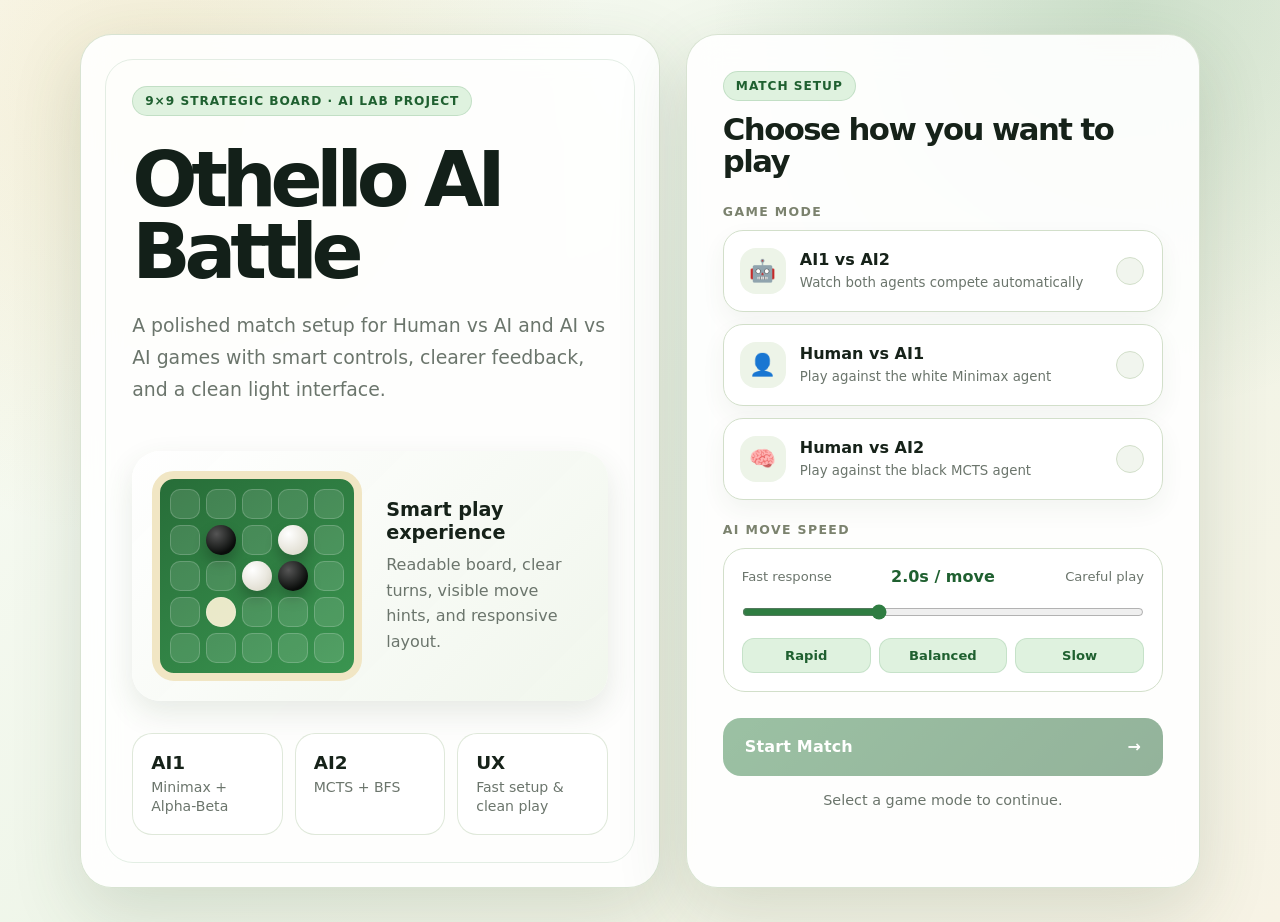
<file: ui/templates/menu.html>
<!DOCTYPE html>
<html lang="en">
<head>
  <meta charset="UTF-8" />
  <meta name="viewport" content="width=device-width, initial-scale=1.0" />
  <title>Othello AI Battle – Menu</title>
  <link rel="stylesheet" href="/static/style.css" />
</head>
<body class="menu-body">
  <main class="landing-shell" aria-labelledby="page-title">
    <section class="hero-panel">
      <div class="brand-pill">9×9 Strategic Board · AI Lab Project</div>
      <h1 id="page-title" class="game-title">Othello AI Battle</h1>
      <p class="game-subtitle">
        A polished match setup for Human vs AI and AI vs AI games with smart controls,
        clearer feedback, and a clean light interface.
      </p>

      <div class="hero-preview" aria-hidden="true">
        <div class="mini-board">
          <span></span><span></span><span></span><span></span><span></span>
          <span></span><span class="disc dark"></span><span></span><span class="disc light"></span><span></span>
          <span></span><span></span><span class="disc light"></span><span class="disc dark"></span><span></span>
          <span></span><span class="hint"></span><span></span><span></span><span></span>
          <span></span><span></span><span></span><span></span><span></span>
        </div>
        <div class="preview-copy">
          <strong>Smart play experience</strong>
          <span>Readable board, clear turns, visible move hints, and responsive layout.</span>
        </div>
      </div>

      <div class="feature-row" aria-label="Project highlights">
        <div><strong>AI1</strong><span>Minimax + Alpha-Beta</span></div>
        <div><strong>AI2</strong><span>MCTS + BFS</span></div>
        <div><strong>UX</strong><span>Fast setup & clean play</span></div>
      </div>
    </section>

    <section class="menu-container" aria-label="Game setup panel">
      <div class="panel-heading">
        <p class="eyebrow">Match Setup</p>
        <h2>Choose how you want to play</h2>
      </div>

      <div class="section-label">Game Mode</div>
      <div class="mode-buttons" role="group" aria-label="Select game mode">
        <button class="mode-btn" data-mode="ai_vs_ai" onclick="selectMode(this)">
          <span class="mode-icon">🤖</span>
          <span class="mode-text"><strong>AI1 vs AI2</strong><small>Watch both agents compete automatically</small></span>
          <span class="mode-check">✓</span>
        </button>
        <button class="mode-btn" data-mode="human_vs_ai1" onclick="selectMode(this)">
          <span class="mode-icon">👤</span>
          <span class="mode-text"><strong>Human vs AI1</strong><small>Play against the white Minimax agent</small></span>
          <span class="mode-check">✓</span>
        </button>
        <button class="mode-btn" data-mode="human_vs_ai2" onclick="selectMode(this)">
          <span class="mode-icon">🧠</span>
          <span class="mode-text"><strong>Human vs AI2</strong><small>Play against the black MCTS agent</small></span>
          <span class="mode-check">✓</span>
        </button>
      </div>

      <div id="color-picker" class="color-picker hidden">
        <div class="section-label">Your Color</div>
        <div class="color-buttons" role="group" aria-label="Choose your color">
          <button class="color-btn selected" data-color="1" onclick="selectColor(this)">
            <span class="color-disc black-preview"></span>
            <span><strong>Black</strong><small>First move</small></span>
          </button>
          <button class="color-btn" data-color="2" onclick="selectColor(this)">
            <span class="color-disc white-preview"></span>
            <span><strong>White</strong><small>Second move</small></span>
          </button>
        </div>
      </div>

      <div class="section-label">AI Move Speed</div>
      <div class="speed-card">
        <div class="speed-topline">
          <span>Fast response</span>
          <strong><span id="speed-value">2.0</span>s / move</strong>
          <span>Careful play</span>
        </div>
        <input
          type="range"
          id="speed-slider"
          min="0.5"
          max="5"
          step="0.5"
          value="2"
          oninput="updateSpeedLabel(this.value)"
        />
        <div class="speed-presets" aria-label="Speed suggestions">
          <button type="button" onclick="setSpeed(0.5)">Rapid</button>
          <button type="button" onclick="setSpeed(2)">Balanced</button>
          <button type="button" onclick="setSpeed(5)">Slow</button>
        </div>
      </div>

      <button class="start-btn" id="start-btn" onclick="startGame()" disabled>
        <span>Start Match</span>
        <span aria-hidden="true">→</span>
      </button>
      <p class="setup-note" id="setup-note">Select a game mode to continue.</p>
    </section>
  </main>

  <script>
    let selectedMode = null;
    let selectedColor = 1; // default: BLACK

    const savedPrefs = JSON.parse(localStorage.getItem("othelloMenuPrefs") || "{}");
    window.addEventListener("DOMContentLoaded", () => {
      if (savedPrefs.delay) setSpeed(savedPrefs.delay);
    });

    function selectMode(btn) {
      document.querySelectorAll(".mode-btn").forEach(b => {
        b.classList.remove("active");
        b.setAttribute("aria-pressed", "false");
      });
      btn.classList.add("active");
      btn.setAttribute("aria-pressed", "true");
      selectedMode = btn.dataset.mode;

      const picker = document.getElementById("color-picker");
      if (selectedMode === "ai_vs_ai") {
        picker.classList.add("hidden");
      } else {
        picker.classList.remove("hidden");
      }

      document.getElementById("start-btn").disabled = false;
      document.getElementById("setup-note").textContent = getModeHelp(selectedMode);
    }

    function selectColor(btn) {
      document.querySelectorAll(".color-btn").forEach(b => b.classList.remove("selected"));
      btn.classList.add("selected");
      selectedColor = parseInt(btn.dataset.color);
    }

    function updateSpeedLabel(val) {
      document.getElementById("speed-value").textContent = parseFloat(val).toFixed(1);
    }

    function setSpeed(value) {
      const slider = document.getElementById("speed-slider");
      slider.value = value;
      updateSpeedLabel(value);
    }

    function getModeHelp(mode) {
      const help = {
        ai_vs_ai: "AI1 and AI2 will play automatically. You can observe strategy and score flow.",
        human_vs_ai1: "You will play against AI1. Choose black if you want the first move.",
        human_vs_ai2: "You will play against AI2. Choose black if you want the first move.",
      };
      return help[mode] || "Ready to start.";
    }

    function startGame() {
      if (!selectedMode) return;
      const delay = parseFloat(document.getElementById("speed-slider").value);
      const btn = document.getElementById("start-btn");
      btn.disabled = true;
      btn.classList.add("loading");
      btn.querySelector("span").textContent = "Preparing Match";

      localStorage.setItem("othelloMenuPrefs", JSON.stringify({ delay }));

      fetch("/api/start", {
        method: "POST",
        headers: { "Content-Type": "application/json" },
        body: JSON.stringify({
          mode: selectedMode,
          human_color: selectedColor,
          delay: delay,
        }),
      })
      .then(r => r.json())
      .then(() => {
        window.location.href = "/game";
      })
      .catch(err => {
        console.error("Failed to start game:", err);
        btn.disabled = false;
        btn.classList.remove("loading");
        btn.querySelector("span").textContent = "Start Match";
        document.getElementById("setup-note").textContent = "Could not start the match. Please try again.";
      });
    }
  </script>
</body>
</html>
</file>
<file: static/style.css>
/*
  Redesigned light UI for Othello AI Battle.
  Backend logic and AI algorithms are untouched; this file only controls presentation.
*/

:root {
  --bg: #f4f7f1;
  --bg-soft: #edf4e8;
  --surface: rgba(255, 255, 255, 0.9);
  --surface-solid: #ffffff;
  --surface-strong: #f8fbf5;
  --ink: #162219;
  --muted: #6b756c;
  --subtle: #dce7d5;
  --line: #d2dfca;
  --green: #2f7d42;
  --green-deep: #1f6030;
  --green-soft: #dff2df;
  --gold: #d7a83f;
  --gold-soft: #fff4d8;
  --black-disc: #101513;
  --white-disc: #fafaf4;
  --danger: #c24132;
  --shadow: 0 24px 70px rgba(56, 80, 48, 0.16);
  --shadow-soft: 0 12px 30px rgba(56, 80, 48, 0.12);
  --radius-lg: 32px;
  --radius-md: 22px;
  --radius-sm: 14px;
  --cell: clamp(36px, 6.35vw, 64px);
  --piece: calc(var(--cell) * 0.76);
}

*, *::before, *::after { box-sizing: border-box; margin: 0; padding: 0; }

html { scroll-behavior: smooth; }

body {
  min-height: 100vh;
  font-family: Inter, ui-sans-serif, system-ui, -apple-system, BlinkMacSystemFont, "Segoe UI", sans-serif;
  color: var(--ink);
  background:
    radial-gradient(circle at 12% 10%, rgba(215, 168, 63, 0.18), transparent 28rem),
    radial-gradient(circle at 88% 0%, rgba(47, 125, 66, 0.18), transparent 26rem),
    linear-gradient(135deg, #fbfdf7 0%, #eef5e8 48%, #f7f3e5 100%);
}

button, input { font: inherit; }
button { border: 0; }

/* ══════════════════════════════════════════
   MENU PAGE
══════════════════════════════════════════ */
.menu-body {
  display: grid;
  place-items: center;
  padding: 34px 18px;
}

.landing-shell {
  width: min(1120px, 100%);
  display: grid;
  grid-template-columns: minmax(0, 1.06fr) minmax(380px, 0.94fr);
  gap: 26px;
  align-items: stretch;
}

.hero-panel,
.menu-container,
.board-card,
.match-status-card,
.player-card,
.info-card,
.top-bar {
  border: 1px solid rgba(210, 223, 202, 0.85);
  background: var(--surface);
  box-shadow: var(--shadow);
  backdrop-filter: blur(18px);
}

.hero-panel {
  min-height: 650px;
  border-radius: var(--radius-lg);
  padding: clamp(28px, 4vw, 56px);
  display: flex;
  flex-direction: column;
  justify-content: space-between;
  overflow: hidden;
  position: relative;
}

.hero-panel::before {
  content: "";
  position: absolute;
  inset: 24px;
  border-radius: 28px;
  border: 1px solid rgba(47, 125, 66, 0.13);
  pointer-events: none;
}

.brand-pill,
.eyebrow {
  display: inline-flex;
  align-items: center;
  width: fit-content;
  padding: 8px 12px;
  border-radius: 999px;
  color: var(--green-deep);
  background: var(--green-soft);
  border: 1px solid rgba(47, 125, 66, 0.16);
  font-size: 0.76rem;
  line-height: 1;
  font-weight: 800;
  letter-spacing: 0.08em;
  text-transform: uppercase;
}

.game-title {
  margin-top: 28px;
  max-width: 620px;
  font-size: clamp(3rem, 6vw, 5.9rem);
  line-height: 0.93;
  letter-spacing: -0.08em;
  color: #132019;
}

.game-subtitle {
  max-width: 600px;
  margin-top: 22px;
  color: var(--muted);
  font-size: clamp(1rem, 1.5vw, 1.18rem);
  line-height: 1.7;
}

.hero-preview {
  margin-top: 46px;
  display: grid;
  grid-template-columns: 210px minmax(0, 1fr);
  gap: 24px;
  align-items: center;
  border-radius: 28px;
  padding: 20px;
  background: linear-gradient(135deg, rgba(255,255,255,0.96), rgba(237,244,232,0.8));
  box-shadow: var(--shadow-soft);
}

.mini-board {
  display: grid;
  grid-template-columns: repeat(5, 1fr);
  gap: 6px;
  padding: 10px;
  border-radius: 22px;
  background: linear-gradient(145deg, #276d38, #3a9550);
  border: 8px solid #f1e6c4;
}

.mini-board span {
  aspect-ratio: 1;
  border-radius: 10px;
  background: rgba(255,255,255,0.12);
  box-shadow: inset 0 0 0 1px rgba(255,255,255,0.18);
}

.mini-board .disc { border-radius: 50%; box-shadow: 0 8px 14px rgba(0,0,0,0.24); }
.mini-board .dark { background: radial-gradient(circle at 35% 30%, #555, #0a0d0b 70%); }
.mini-board .light { background: radial-gradient(circle at 35% 30%, #fff, #e2dfd3 72%); }
.mini-board .hint { border-radius: 50%; background: rgba(255, 244, 216, 0.9); }

.preview-copy strong {
  display: block;
  margin-bottom: 8px;
  font-size: 1.2rem;
}
.preview-copy span {
  color: var(--muted);
  line-height: 1.6;
}

.feature-row {
  display: grid;
  grid-template-columns: repeat(3, 1fr);
  gap: 12px;
  margin-top: 32px;
}

.feature-row div {
  border-radius: 20px;
  padding: 18px;
  background: rgba(255,255,255,0.72);
  border: 1px solid rgba(210, 223, 202, 0.7);
}

.feature-row strong {
  display: block;
  font-size: 1.15rem;
  margin-bottom: 5px;
}

.feature-row span {
  display: block;
  color: var(--muted);
  font-size: 0.88rem;
  line-height: 1.35;
}

.menu-container {
  border-radius: var(--radius-lg);
  padding: clamp(24px, 3vw, 36px);
  align-self: stretch;
}

.panel-heading { margin-bottom: 26px; }
.panel-heading h2 {
  margin-top: 12px;
  font-size: clamp(1.8rem, 2.4vw, 2.35rem);
  line-height: 1.05;
  letter-spacing: -0.05em;
}

.section-label {
  color: #7b826e;
  font-size: 0.78rem;
  font-weight: 900;
  letter-spacing: 0.11em;
  text-transform: uppercase;
  margin: 22px 0 11px;
}

.mode-buttons {
  display: grid;
  gap: 12px;
}

.mode-btn {
  width: 100%;
  min-height: 82px;
  display: grid;
  grid-template-columns: 46px minmax(0, 1fr) 30px;
  align-items: center;
  gap: 14px;
  padding: 16px;
  border-radius: 20px;
  color: var(--ink);
  background: var(--surface-solid);
  border: 1px solid var(--line);
  cursor: pointer;
  text-align: left;
  box-shadow: 0 10px 24px rgba(56, 80, 48, 0.06);
  transition: transform 0.18s ease, box-shadow 0.18s ease, border-color 0.18s ease, background 0.18s ease;
}

.mode-btn:hover {
  transform: translateY(-2px);
  border-color: rgba(47, 125, 66, 0.45);
  box-shadow: 0 16px 34px rgba(56, 80, 48, 0.12);
}

.mode-btn.active {
  border-color: var(--green);
  background: linear-gradient(135deg, #ffffff, #edf8ef);
  box-shadow: 0 18px 38px rgba(47, 125, 66, 0.16);
}

.mode-icon {
  width: 46px;
  height: 46px;
  display: grid;
  place-items: center;
  border-radius: 16px;
  background: var(--bg-soft);
  font-size: 1.35rem;
}

.mode-text strong { display: block; font-size: 1rem; }
.mode-text small {
  display: block;
  margin-top: 5px;
  color: var(--muted);
  line-height: 1.35;
}

.mode-check {
  width: 28px;
  height: 28px;
  display: grid;
  place-items: center;
  border-radius: 50%;
  color: transparent;
  background: #f1f5ee;
  border: 1px solid var(--line);
}

.mode-btn.active .mode-check {
  color: #fff;
  background: var(--green);
  border-color: var(--green);
}

.color-picker.hidden { display: none; }

.color-buttons {
  display: grid;
  grid-template-columns: 1fr 1fr;
  gap: 12px;
}

.color-btn {
  display: flex;
  align-items: center;
  gap: 12px;
  padding: 14px;
  border-radius: 18px;
  background: var(--surface-solid);
  border: 1px solid var(--line);
  cursor: pointer;
  text-align: left;
  transition: 0.18s ease;
}

.color-btn:hover,
.color-btn.selected {
  border-color: var(--green);
  box-shadow: 0 12px 26px rgba(47, 125, 66, 0.12);
}

.color-btn small { display: block; margin-top: 2px; color: var(--muted); }

.color-disc {
  width: 34px;
  height: 34px;
  border-radius: 50%;
  box-shadow: inset 0 0 0 1px rgba(0,0,0,0.15), 0 8px 14px rgba(0,0,0,0.12);
}

.black-preview { background: radial-gradient(circle at 35% 30%, #555, #0d0f0e 70%); }
.white-preview { background: radial-gradient(circle at 35% 30%, #fff, #e7e2d5 72%); }

.speed-card {
  padding: 18px;
  border: 1px solid var(--line);
  border-radius: 22px;
  background: var(--surface-solid);
}

.speed-topline {
  display: grid;
  grid-template-columns: 1fr auto 1fr;
  align-items: center;
  gap: 12px;
  font-size: 0.82rem;
  color: var(--muted);
}
.speed-topline strong {
  color: var(--green-deep);
  font-size: 1rem;
  white-space: nowrap;
}
.speed-topline span:last-child { text-align: right; }

#speed-slider {
  width: 100%;
  margin: 18px 0 6px;
  accent-color: var(--green);
  cursor: pointer;
}

.speed-presets {
  display: grid;
  grid-template-columns: repeat(3, 1fr);
  gap: 8px;
  margin-top: 12px;
}

.speed-presets button {
  padding: 9px 8px;
  border-radius: 12px;
  color: var(--green-deep);
  background: var(--green-soft);
  border: 1px solid rgba(47, 125, 66, 0.14);
  cursor: pointer;
  font-weight: 800;
  font-size: 0.82rem;
}

.start-btn {
  width: 100%;
  margin-top: 26px;
  min-height: 58px;
  display: flex;
  align-items: center;
  justify-content: space-between;
  padding: 0 22px;
  border-radius: 18px;
  color: #fff;
  background: linear-gradient(135deg, var(--green), var(--green-deep));
  cursor: pointer;
  font-size: 1rem;
  font-weight: 900;
  letter-spacing: 0.01em;
  box-shadow: 0 18px 36px rgba(47, 125, 66, 0.28);
  transition: transform 0.18s ease, box-shadow 0.18s ease, opacity 0.18s ease;
}

.start-btn:hover:not(:disabled) {
  transform: translateY(-2px);
  box-shadow: 0 22px 42px rgba(47, 125, 66, 0.34);
}

.start-btn:disabled {
  opacity: 0.48;
  cursor: not-allowed;
  box-shadow: none;
}

.start-btn.loading { opacity: 0.78; }

.setup-note {
  margin-top: 14px;
  color: var(--muted);
  font-size: 0.9rem;
  line-height: 1.5;
  text-align: center;
}

/* ══════════════════════════════════════════
   GAME PAGE
══════════════════════════════════════════ */
.game-body { padding: 20px; }

.game-shell {
  width: min(1400px, 100%);
  margin: 0 auto;
}

.top-bar {
  min-height: 84px;
  border-radius: 28px;
  padding: 18px 22px;
  display: flex;
  align-items: center;
  justify-content: space-between;
  gap: 18px;
  margin-bottom: 20px;
}

.game-title-small {
  margin-top: 8px;
  font-size: clamp(1.6rem, 3vw, 2.3rem);
  line-height: 1;
  letter-spacing: -0.055em;
}

.top-actions { display: flex; gap: 10px; flex-wrap: wrap; }

.nav-btn {
  min-height: 44px;
  padding: 0 18px;
  border-radius: 999px;
  color: var(--ink);
  background: var(--surface-solid);
  border: 1px solid var(--line);
  cursor: pointer;
  font-weight: 900;
  box-shadow: 0 10px 24px rgba(56,80,48,0.08);
  transition: transform 0.16s ease, background 0.16s ease, border-color 0.16s ease;
}

.nav-btn:hover { transform: translateY(-1px); border-color: rgba(47, 125, 66, 0.4); }
.primary-action { color: #fff; background: var(--green); border-color: var(--green); }

.game-layout {
  display: grid;
  grid-template-columns: minmax(180px, 240px) minmax(0, 1fr) minmax(190px, 260px);
  gap: 20px;
  align-items: start;
}

.player-panel,
.match-panel {
  display: grid;
  gap: 14px;
  position: sticky;
  top: 16px;
}

.player-card,
.info-card,
.match-status-card,
.board-card {
  border-radius: var(--radius-md);
}

.player-card {
  padding: 18px;
  display: grid;
  gap: 20px;
  overflow: hidden;
  position: relative;
  background: rgba(255,255,255,0.92);
}

.player-card::after {
  content: "";
  position: absolute;
  right: -28px;
  top: -34px;
  width: 116px;
  height: 116px;
  border-radius: 50%;
  opacity: 0.06;
  background: #000;
}

.white-card::after { background: var(--gold); opacity: 0.18; }

.player-card.leading {
  border-color: rgba(215, 168, 63, 0.82);
  box-shadow: 0 18px 44px rgba(215, 168, 63, 0.18);
}

.player-card.active-player {
  outline: 3px solid rgba(47, 125, 66, 0.16);
  border-color: var(--green);
}

.player-meta {
  display: flex;
  align-items: center;
  gap: 12px;
}

.player-label {
  display: block;
  color: var(--muted);
  font-size: 0.76rem;
  font-weight: 900;
  text-transform: uppercase;
  letter-spacing: 0.11em;
}

.player-meta strong {
  display: block;
  margin-top: 3px;
  font-size: 1.18rem;
}

.player-disc {
  width: 44px;
  height: 44px;
  flex: 0 0 auto;
  border-radius: 50%;
  box-shadow: inset 0 0 0 1px rgba(0,0,0,0.15), 0 11px 18px rgba(0,0,0,0.16);
}

.black-disc { background: radial-gradient(circle at 35% 30%, #5a5f5d, #0c100e 70%); }
.white-disc { background: radial-gradient(circle at 35% 30%, #fff, #dedacf 72%); }

.score-number {
  font-size: clamp(2.3rem, 5vw, 4.3rem);
  font-weight: 950;
  line-height: 0.9;
  letter-spacing: -0.08em;
}

.info-card {
  padding: 18px;
  background: var(--surface);
  display: grid;
  gap: 8px;
}

.info-card span {
  color: var(--muted);
  font-size: 0.78rem;
  font-weight: 900;
  letter-spacing: 0.09em;
  text-transform: uppercase;
}

.info-card strong {
  font-size: 1.08rem;
  line-height: 1.3;
}

.compact-card {
  grid-template-columns: 1fr auto;
  align-items: center;
}
.compact-card strong { font-size: 1.45rem; color: var(--green-deep); }

.board-stage {
  display: grid;
  justify-items: center;
  gap: 14px;
}

.match-status-card {
  width: min(720px, 100%);
  padding: 16px;
  background: rgba(255,255,255,0.92);
}

.turn-indicator {
  min-height: 48px;
  display: flex;
  align-items: center;
  justify-content: center;
  border-radius: 16px;
  padding: 10px 16px;
  color: var(--ink);
  background: var(--surface-strong);
  border: 1px solid var(--line);
  font-size: clamp(0.95rem, 1.7vw, 1.1rem);
  font-weight: 950;
  text-align: center;
}

.turn-black { border-color: rgba(16,21,19,0.22); box-shadow: inset 4px 0 0 var(--black-disc); }
.turn-white { border-color: rgba(215,168,63,0.32); box-shadow: inset 4px 0 0 var(--gold); }
.turn-indicator.thinking::after {
  content: "";
  width: 9px;
  height: 9px;
  margin-left: 10px;
  border-radius: 50%;
  background: var(--green);
  animation: thinkingPulse 0.9s ease-in-out infinite alternate;
}

@keyframes thinkingPulse {
  from { opacity: 0.4; transform: scale(0.82); }
  to { opacity: 1; transform: scale(1.14); }
}

.score-track {
  height: 12px;
  display: flex;
  overflow: hidden;
  margin-top: 14px;
  border-radius: 999px;
  background: #e7edde;
  border: 1px solid rgba(210,223,202,0.8);
}

.score-fill { height: 100%; transition: width 0.28s ease; }
.black-fill { background: linear-gradient(90deg, #101513, #3b403d); }
.white-fill { background: linear-gradient(90deg, #f2ecd9, #fffdf6); border-left: 1px solid rgba(0,0,0,0.08); }

.score-summary {
  margin-top: 9px;
  color: var(--muted);
  font-size: 0.88rem;
  text-align: center;
  font-weight: 800;
}

.winner-banner {
  width: min(720px, 100%);
  padding: 18px 22px;
  border-radius: 22px;
  text-align: center;
  font-size: clamp(1.1rem, 2.2vw, 1.55rem);
  font-weight: 950;
  letter-spacing: -0.02em;
  box-shadow: var(--shadow-soft);
}
.winner-banner.hidden { display: none; }
.win-black { background: #111714; color: #fff7df; border: 1px solid #111714; }
.win-white { background: #fff8e4; color: #1e241e; border: 1px solid #f0d486; }
.win-draw { background: #eef4e9; color: var(--green-deep); border: 1px solid var(--line); }

.board-card {
  width: fit-content;
  max-width: 100%;
  padding: clamp(10px, 1.4vw, 18px);
  background: linear-gradient(145deg, rgba(255,255,255,0.98), rgba(246,249,241,0.95));
}

.board-wrapper {
  display: flex;
  flex-direction: column;
  align-items: flex-start;
  max-width: 100%;
  overflow: auto;
  padding-bottom: 4px;
}

.board-labels-row {
  display: flex;
  margin-left: 0;
  margin-bottom: 5px;
}

.corner-spacer { width: 24px; flex: 0 0 24px; }

.col-label {
  width: var(--cell);
  text-align: center;
  color: #8a927e;
  font-size: 0.72rem;
  font-weight: 900;
}

.board-main-row { display: flex; }

.row-labels {
  display: flex;
  flex-direction: column;
  margin-right: 5px;
}

.row-label {
  height: var(--cell);
  width: 19px;
  display: flex;
  align-items: center;
  justify-content: center;
  color: #8a927e;
  font-size: 0.72rem;
  font-weight: 900;
}

.board {
  display: grid;
  grid-template-columns: repeat(9, var(--cell));
  grid-template-rows: repeat(9, var(--cell));
  gap: 4px;
  padding: 9px;
  border-radius: 24px;
  background:
    linear-gradient(145deg, rgba(255,255,255,0.12), transparent),
    #2d7f43;
  border: 10px solid #f0e3bd;
  box-shadow:
    inset 0 0 0 1px rgba(35, 84, 42, 0.35),
    0 22px 45px rgba(37, 74, 36, 0.22);
}

.cell {
  width: var(--cell);
  height: var(--cell);
  display: grid;
  place-items: center;
  position: relative;
  border-radius: 14px;
  background:
    linear-gradient(145deg, rgba(255,255,255,0.08), rgba(0,0,0,0.04)),
    #378d4b;
  border: 1px solid rgba(255,255,255,0.13);
  cursor: default;
  transition: transform 0.14s ease, background 0.14s ease, box-shadow 0.14s ease;
}

.cell:hover { background-color: #3a9650; }
.cell:focus-visible { outline: 3px solid rgba(255, 244, 216, 0.95); outline-offset: -3px; }

.cell.valid-move {
  cursor: pointer;
  background: linear-gradient(145deg, rgba(255,255,255,0.12), rgba(47, 125, 66, 0.18)), #43a457;
}

.cell.valid-move::after {
  content: "";
  position: absolute;
  width: calc(var(--cell) * 0.28);
  height: calc(var(--cell) * 0.28);
  border-radius: 50%;
  background: #fff3c8;
  border: 3px solid rgba(47, 125, 66, 0.4);
  box-shadow: 0 0 0 6px rgba(255, 244, 216, 0.22), 0 10px 16px rgba(0,0,0,0.1);
}

.cell.valid-move:hover {
  transform: translateY(-2px);
  box-shadow: inset 0 0 0 2px rgba(255, 244, 216, 0.8), 0 8px 18px rgba(20, 70, 32, 0.2);
}

.cell.invalid-flash {
  animation: invalidFlash 0.5s ease;
}

@keyframes invalidFlash {
  0%, 100% { background-color: #378d4b; }
  45% { background-color: var(--danger); }
}

.cell.last-move::before {
  content: "";
  position: absolute;
  top: 7px;
  right: 7px;
  width: 12px;
  height: 12px;
  border-radius: 50%;
  background: var(--gold);
  border: 2px solid #fff7df;
  box-shadow: 0 0 0 5px rgba(215, 168, 63, 0.18), 0 4px 8px rgba(0,0,0,0.16);
  z-index: 2;
}

.piece {
  width: var(--piece);
  height: var(--piece);
  border-radius: 50%;
  display: block;
  box-shadow:
    inset -8px -10px 14px rgba(0,0,0,0.22),
    inset 7px 7px 12px rgba(255,255,255,0.18),
    0 11px 18px rgba(0,0,0,0.24);
  transform: translateZ(0);
  will-change: transform, opacity;
  backface-visibility: hidden;
  transform-style: preserve-3d;
}


@keyframes discIn {
  0% { transform: scale(0.72); opacity: 0.25; }
  70% { transform: scale(1.08); opacity: 1; }
  100% { transform: scale(1); opacity: 1; }
}

@keyframes flipBlackToWhite {
  0% {
    transform: perspective(520px) rotateY(0deg) scaleX(1) scaleY(1);
    background: radial-gradient(circle at 35% 30%, #727673, #101513 68%);
    border: 2px solid rgba(255,255,255,0.08);
    opacity: 1;
  }
  42% {
    transform: perspective(520px) rotateY(14deg) scaleX(0.32) scaleY(1.08);
    background: radial-gradient(circle at 35% 30%, #727673, #101513 68%);
    border: 2px solid rgba(255,255,255,0.12);
    box-shadow:
      inset -5px -6px 10px rgba(0,0,0,0.28),
      inset 4px 4px 8px rgba(255,255,255,0.18),
      0 10px 16px rgba(0,0,0,0.22),
      0 0 0 5px rgba(255, 244, 216, 0.18);
    opacity: 1;
  }
  50% {
    transform: perspective(520px) rotateY(0deg) scaleX(0.24) scaleY(1.1);
    background: linear-gradient(90deg, #171c19 0%, #4a4f4b 44%, #f9f6ec 56%, #dcd7ca 100%);
    border: 2px solid rgba(255, 244, 216, 0.6);
    box-shadow:
      inset -3px -5px 8px rgba(0,0,0,0.22),
      inset 4px 4px 8px rgba(255,255,255,0.22),
      0 10px 16px rgba(0,0,0,0.2),
      0 0 0 6px rgba(255, 244, 216, 0.24);
    opacity: 1;
  }
  58% {
    transform: perspective(520px) rotateY(-14deg) scaleX(0.32) scaleY(1.08);
    background: radial-gradient(circle at 35% 30%, #fff, #ddd8ca 72%);
    border: 2px solid rgba(26, 34, 25, 0.16);
    box-shadow:
      inset -5px -6px 10px rgba(0,0,0,0.18),
      inset 4px 4px 8px rgba(255,255,255,0.28),
      0 10px 16px rgba(0,0,0,0.2),
      0 0 0 5px rgba(255, 244, 216, 0.18);
    opacity: 1;
  }
  100% {
    transform: perspective(520px) rotateY(0deg) scaleX(1) scaleY(1);
    background: radial-gradient(circle at 35% 30%, #fff, #ddd8ca 72%);
    border: 2px solid rgba(26, 34, 25, 0.16);
    opacity: 1;
  }
}

@keyframes flipWhiteToBlack {
  0% {
    transform: perspective(520px) rotateY(0deg) scaleX(1) scaleY(1);
    background: radial-gradient(circle at 35% 30%, #fff, #ddd8ca 72%);
    border: 2px solid rgba(26, 34, 25, 0.16);
    opacity: 1;
  }
  42% {
    transform: perspective(520px) rotateY(14deg) scaleX(0.32) scaleY(1.08);
    background: radial-gradient(circle at 35% 30%, #fff, #ddd8ca 72%);
    border: 2px solid rgba(26, 34, 25, 0.16);
    box-shadow:
      inset -5px -6px 10px rgba(0,0,0,0.18),
      inset 4px 4px 8px rgba(255,255,255,0.28),
      0 10px 16px rgba(0,0,0,0.2),
      0 0 0 5px rgba(255, 244, 216, 0.18);
    opacity: 1;
  }
  50% {
    transform: perspective(520px) rotateY(0deg) scaleX(0.24) scaleY(1.1);
    background: linear-gradient(90deg, #f9f6ec 0%, #dcd7ca 44%, #4a4f4b 56%, #171c19 100%);
    border: 2px solid rgba(255, 244, 216, 0.6);
    box-shadow:
      inset -3px -5px 8px rgba(0,0,0,0.22),
      inset 4px 4px 8px rgba(255,255,255,0.22),
      0 10px 16px rgba(0,0,0,0.2),
      0 0 0 6px rgba(255, 244, 216, 0.24);
    opacity: 1;
  }
  58% {
    transform: perspective(520px) rotateY(-14deg) scaleX(0.32) scaleY(1.08);
    background: radial-gradient(circle at 35% 30%, #727673, #101513 68%);
    border: 2px solid rgba(255,255,255,0.08);
    box-shadow:
      inset -5px -6px 10px rgba(0,0,0,0.28),
      inset 4px 4px 8px rgba(255,255,255,0.18),
      0 10px 16px rgba(0,0,0,0.22),
      0 0 0 5px rgba(255, 244, 216, 0.18);
    opacity: 1;
  }
  100% {
    transform: perspective(520px) rotateY(0deg) scaleX(1) scaleY(1);
    background: radial-gradient(circle at 35% 30%, #727673, #101513 68%);
    border: 2px solid rgba(255,255,255,0.08);
    opacity: 1;
  }
}

.black-piece { background: radial-gradient(circle at 35% 30%, #727673, #101513 68%); border: 2px solid rgba(255,255,255,0.08); }
.white-piece { background: radial-gradient(circle at 35% 30%, #fff, #ddd8ca 72%); border: 2px solid rgba(26, 34, 25, 0.16); }
.piece.place-pop { animation: discIn 0.26s ease-out both; }
.piece.flip-black-to-white { animation: flipBlackToWhite 0.52s cubic-bezier(0.2, 0.8, 0.2, 1) both; }
.piece.flip-white-to-black { animation: flipWhiteToBlack 0.52s cubic-bezier(0.2, 0.8, 0.2, 1) both; }

.board-help {
  width: min(720px, 100%);
  padding: 12px 18px;
  border-radius: 18px;
  color: var(--muted);
  background: rgba(255,255,255,0.72);
  border: 1px solid rgba(210, 223, 202, 0.8);
  font-weight: 800;
  font-size: 0.9rem;
  text-align: center;
}

.toast {
  position: fixed;
  left: 50%;
  bottom: 22px;
  transform: translate(-50%, 18px);
  opacity: 0;
  pointer-events: none;
  padding: 13px 18px;
  border-radius: 999px;
  color: #fff;
  background: #1b2a1d;
  box-shadow: 0 16px 38px rgba(0,0,0,0.18);
  font-weight: 900;
  transition: opacity 0.2s ease, transform 0.2s ease;
  z-index: 20;
}
.toast.show { opacity: 1; transform: translate(-50%, 0); }

/* ══════════════════════════════════════════
   RESPONSIVE
══════════════════════════════════════════ */
@media (max-width: 1100px) {
  .landing-shell { grid-template-columns: 1fr; }
  .hero-panel { min-height: auto; }
  .game-layout {
    grid-template-columns: 1fr;
  }
  .player-panel,
  .match-panel {
    position: static;
    grid-template-columns: repeat(2, minmax(0, 1fr));
  }
  .player-card { min-height: 150px; }
}

@media (max-width: 760px) {
  .menu-body,
  .game-body { padding: 14px; }
  .hero-preview { grid-template-columns: 1fr; }
  .feature-row { grid-template-columns: 1fr; }
  .top-bar { align-items: flex-start; flex-direction: column; }
  .top-actions { width: 100%; }
  .nav-btn { flex: 1; }
  .player-panel,
  .match-panel { grid-template-columns: 1fr; }
  .board-card { width: 100%; }
  .board-wrapper { width: 100%; }
}

@media (max-width: 540px) {
  :root { --cell: 36px; }
  .menu-container,
  .hero-panel,
  .top-bar { border-radius: 24px; }
  .mode-btn { grid-template-columns: 42px minmax(0, 1fr); }
  .mode-check { display: none; }
  .color-buttons { grid-template-columns: 1fr; }
  .speed-topline { grid-template-columns: 1fr; text-align: center; }
  .speed-topline span:last-child { text-align: center; }
  .game-title { letter-spacing: -0.06em; }
  .board { gap: 2px; padding: 6px; border-width: 7px; border-radius: 18px; }
  .cell { border-radius: 10px; }
  .corner-spacer { width: 21px; flex-basis: 21px; }
  .row-label { width: 16px; }
}
</file>
